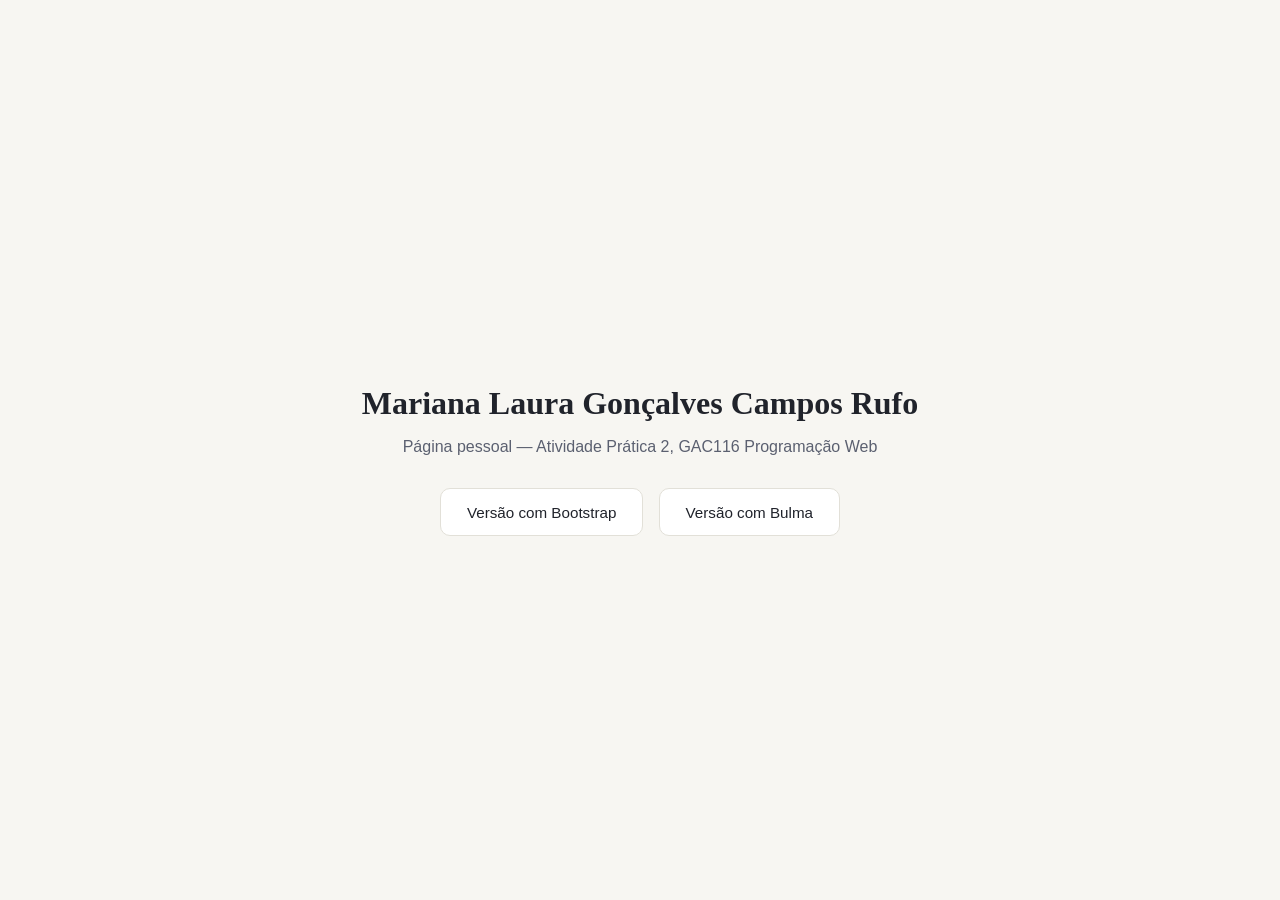
<file: index.html>
<!DOCTYPE html>
<html lang="pt-BR" data-theme="light">
<head>
  <meta charset="UTF-8">
  <meta name="viewport" content="width=device-width, initial-scale=1.0">
  <title>Mariana Rufo — Página Pessoal</title>
  <style>
    :root {
      --bg: #f7f6f2; --surface: #ffffff; --text: #20232b;
      --muted: #5b6070; --accent: #4c5c96; --border: #e2e0d8;
    }
    [data-theme="dark"] {
      --bg: #14161b; --surface: #1b1e24; --text: #ecece4;
      --muted: #a7abba; --accent: #8d97d6; --border: #2a2d35;
    }
    * { box-sizing: border-box; }
    body {
      margin: 0;
      min-height: 100vh;
      display: flex;
      align-items: center;
      justify-content: center;
      background: var(--bg);
      color: var(--text);
      font-family: -apple-system, BlinkMacSystemFont, "Segoe UI", sans-serif;
      padding: 2rem;
    }
    .card {
      max-width: 560px;
      text-align: center;
    }
    h1 {
      font-family: Georgia, serif;
      font-weight: 600;
      font-size: 2rem;
      margin-bottom: 0.5rem;
    }
    p.subtitle {
      color: var(--muted);
      margin-bottom: 2rem;
    }
    .links {
      display: flex;
      gap: 1rem;
      justify-content: center;
      flex-wrap: wrap;
    }
    .links a {
      display: block;
      padding: 0.9rem 1.6rem;
      border: 1px solid var(--border);
      border-radius: 10px;
      text-decoration: none;
      color: var(--text);
      background: var(--surface);
      font-size: 0.95rem;
      transition: border-color 0.2s ease;
    }
    .links a:hover {
      border-color: var(--accent);
      color: var(--accent);
    }
  </style>
</head>
<body>
  <div class="card">
    <h1>Mariana Laura Gonçalves Campos Rufo</h1>
    <p class="subtitle">Página pessoal — Atividade Prática 2, GAC116 Programação Web</p>
    <div class="links">
      <a href="bootstrap/index.html">Versão com Bootstrap</a>
      <a href="outro-framework/index.html">Versão com Bulma</a>
    </div>
  </div>
</body>
</html>
</file>
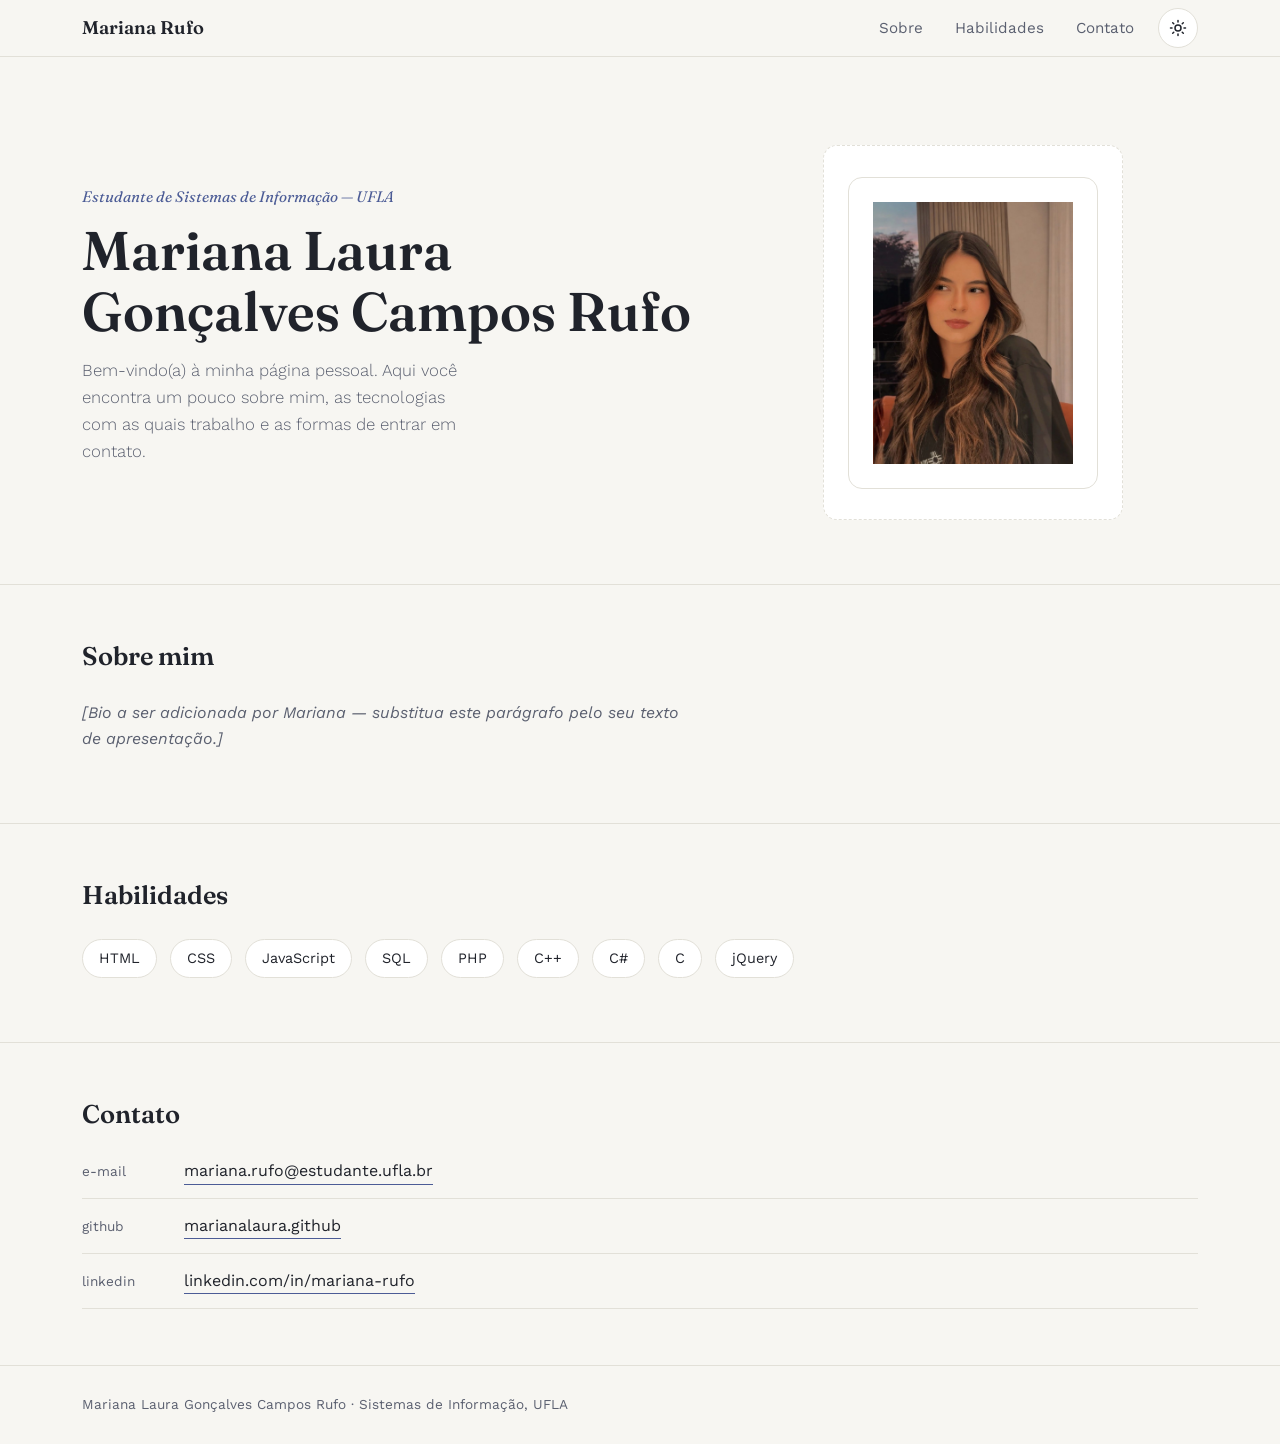
<file: bootstrap/index.html>
<!DOCTYPE html>
<html lang="pt-BR" data-theme="light">
<head>
  <meta charset="UTF-8">
  <meta name="viewport" content="width=device-width, initial-scale=1.0">
  <title>Mariana Rufo — Página Pessoal</title>
  <meta name="description" content="Página pessoal de Mariana Laura Gonçalves Campos Rufo, estudante de Sistemas de Informação na UFLA.">

  <!-- Bootstrap 5 -->
  <link href="https://cdn.jsdelivr.net/npm/bootstrap@5.3.3/dist/css/bootstrap.min.css" rel="stylesheet">

  <!-- Google Fonts -->
  <link rel="preconnect" href="https://fonts.googleapis.com">
  <link href="https://fonts.googleapis.com/css2?family=Fraunces:opsz,wght@9..144,300;9..144,600&family=Work+Sans:wght@400;500;600&display=swap" rel="stylesheet">

  <link rel="stylesheet" href="assets/css/style.css">
</head>
<body>

  <!-- Navbar -->
  <nav class="navbar navbar-expand-md site-nav sticky-top">
    <div class="container">
      <a class="navbar-brand" href="#topo">Mariana Rufo</a>
      <button class="navbar-toggler border-0" type="button" data-bs-toggle="collapse" data-bs-target="#navMenu">
        <span class="navbar-toggler-icon"></span>
      </button>
      <div class="collapse navbar-collapse justify-content-end" id="navMenu">
        <ul class="navbar-nav align-items-md-center gap-md-3">
          <li class="nav-item"><a class="nav-link" href="#sobre">Sobre</a></li>
          <li class="nav-item"><a class="nav-link" href="#habilidades">Habilidades</a></li>
          <li class="nav-item"><a class="nav-link" href="#contato">Contato</a></li>
          <li class="nav-item mt-2 mt-md-0">
            <button id="theme-toggle" class="theme-toggle" aria-label="Alternar tema claro/escuro">
              <svg class="icon-sun" viewBox="0 0 24 24" fill="none" stroke-width="2" stroke-linecap="round" stroke-linejoin="round"><circle cx="12" cy="12" r="4"></circle><path d="M12 2v2M12 20v2M4.93 4.93l1.41 1.41M17.66 17.66l1.41 1.41M2 12h2M20 12h2M4.93 19.07l1.41-1.41M17.66 6.34l1.41-1.41"></path></svg>
              <svg class="icon-moon" viewBox="0 0 24 24" fill="none" stroke-width="2" stroke-linecap="round" stroke-linejoin="round"><path d="M21 12.79A9 9 0 1 1 11.21 3 7 7 0 0 0 21 12.79z"></path></svg>
            </button>
          </li>
        </ul>
      </div>
    </div>
  </nav>

  <!-- Hero -->
  <header id="topo" class="hero">
    <div class="container">
      <div class="row align-items-center gy-5">
        <div class="col-md-7">
          <p class="eyebrow font-display fst-italic">Estudante de Sistemas de Informação — UFLA</p>
          <h1 class="font-display">Mariana Laura<br>Gonçalves Campos Rufo</h1>
          <p class="lead">
            Bem-vindo(a) à minha página pessoal. Aqui você encontra um pouco sobre mim,
            as tecnologias com as quais trabalho e as formas de entrar em contato.
          </p>
        </div>
        <div class="col-md-5">
          <div class="photo-frame">
            <img src="assets/img/foto.jpg" alt="Foto de Mariana Rufo" class="photo-frame" style="object-fit:cover; border-style:solid;">
          </div>
        </div>
      </div>
    </div>
  </header>

  <!-- Sobre -->
  <section id="sobre">
    <div class="container">
      <h2 class="section-title font-display">Sobre mim</h2>
      <p class="about-text">
        [Bio a ser adicionada por Mariana — substitua este parágrafo pelo seu texto de apresentação.]
      </p>
    </div>
  </section>

  <!-- Habilidades -->
  <section id="habilidades">
    <div class="container">
      <h2 class="section-title font-display">Habilidades</h2>
      <div>
        <span class="skill-pill">HTML</span>
        <span class="skill-pill">CSS</span>
        <span class="skill-pill">JavaScript</span>
        <span class="skill-pill">SQL</span>
        <span class="skill-pill">PHP</span>
        <span class="skill-pill">C++</span>
        <span class="skill-pill">C#</span>
        <span class="skill-pill">C</span>
        <span class="skill-pill">jQuery</span>
      </div>
    </div>
  </section>

  <!-- Contato -->
  <section id="contato">
    <div class="container">
      <h2 class="section-title font-display">Contato</h2>
      <ul class="contact-list">
        <li>
          <span class="label">e-mail</span>
          <a href="mailto:mariana.rufo@estudante.ufla.br">mariana.rufo@estudante.ufla.br</a>
        </li>
        <li>
          <span class="label">github</span>
          <a href="https://github.com/marianalaura" target="_blank" rel="noopener">marianalaura.github</a>
        </li>
        <li>
          <span class="label">linkedin</span>
          <a href="https://www.linkedin.com/in/mariana-rufo" target="_blank" rel="noopener">linkedin.com/in/mariana-rufo</a>
        </li>
      </ul>
    </div>
  </section>

  <footer>
    <div class="container">
      Mariana Laura Gonçalves Campos Rufo · Sistemas de Informação, UFLA
    </div>
  </footer>

  <script src="https://cdn.jsdelivr.net/npm/bootstrap@5.3.3/dist/js/bootstrap.bundle.min.js"></script>
  <script src="assets/js/script.js"></script>
</body>
</html>
</file>
<file: bootstrap/assets/css/style.css>
/* =========================================================
   Mariana Rufo — Página Pessoal (versão Bootstrap)
   Paleta e tipografia customizadas por cima do Bootstrap 5
   ========================================================= */

:root {
  --bg: #f7f6f2;
  --surface: #ffffff;
  --text: #20232b;
  --muted: #5b6070;
  --accent: #4c5c96;
  --accent-soft: #e4e7f3;
  --border: #e2e0d8;
  --shadow: 0 1px 2px rgba(32, 35, 43, 0.05);
}

[data-theme="dark"] {
  --bg: #14161b;
  --surface: #1b1e24;
  --text: #ecece4;
  --muted: #a7abba;
  --accent: #8d97d6;
  --accent-soft: #262a38;
  --border: #2a2d35;
  --shadow: 0 1px 2px rgba(0, 0, 0, 0.35);
}

* {
  box-sizing: border-box;
}

html {
  scroll-behavior: smooth;
}

body {
  background: var(--bg);
  color: var(--text);
  font-family: "Work Sans", -apple-system, BlinkMacSystemFont, sans-serif;
  transition: background-color 0.25s ease, color 0.25s ease;
  line-height: 1.6;
}

.font-display {
  font-family: "Fraunces", Georgia, serif;
}

/* ---------- Navbar ---------- */
.site-nav {
  background: var(--bg);
  border-bottom: 1px solid var(--border);
}

.site-nav .navbar-brand {
  font-family: "Fraunces", Georgia, serif;
  font-weight: 600;
  color: var(--text) !important;
  font-size: 1.15rem;
}

.site-nav .nav-link {
  color: var(--muted) !important;
  font-size: 0.95rem;
}

.site-nav .nav-link:hover {
  color: var(--accent) !important;
}

.theme-toggle {
  border: 1px solid var(--border);
  background: var(--surface);
  color: var(--text);
  border-radius: 999px;
  width: 40px;
  height: 40px;
  display: inline-flex;
  align-items: center;
  justify-content: center;
  cursor: pointer;
  transition: border-color 0.2s ease;
}

.theme-toggle:hover {
  border-color: var(--accent);
}

.theme-toggle svg {
  width: 18px;
  height: 18px;
  stroke: var(--text);
}

.theme-toggle .icon-moon { display: none; }
[data-theme="dark"] .theme-toggle .icon-sun { display: none; }
[data-theme="dark"] .theme-toggle .icon-moon { display: inline-block; }

/* ---------- Hero ---------- */
.hero {
  padding: 5.5rem 0 4rem;
}

.hero .eyebrow {
  color: var(--accent);
  font-size: 0.95rem;
  margin-bottom: 0.75rem;
}

.hero h1 {
  font-size: clamp(2.2rem, 5vw, 3.4rem);
  font-weight: 600;
  line-height: 1.12;
  margin-bottom: 0.9rem;
}

.hero p.lead {
  color: var(--muted);
  max-width: 40ch;
  font-size: 1.05rem;
}

.photo-frame {
  width: 100%;
  max-width: 300px;
  aspect-ratio: 4 / 5;
  border: 1.5px dashed var(--border);
  border-radius: 14px;
  background: var(--surface);
  display: flex;
  align-items: center;
  justify-content: center;
  text-align: center;
  color: var(--muted);
  font-size: 0.9rem;
  padding: 1.5rem;
  margin-left: auto;
  margin-right: auto;
}

/* Substitua este bloco por:
   <img src="assets/img/foto.jpg" alt="Foto de Mariana Rufo" class="photo-frame" style="object-fit:cover; border-style:solid;">
*/

/* ---------- Sections ---------- */
section {
  padding: 3.5rem 0;
  border-top: 1px solid var(--border);
}

.section-title {
  font-size: 1.6rem;
  font-weight: 600;
  margin-bottom: 1.75rem;
}

.about-text {
  max-width: 62ch;
  color: var(--muted);
  font-style: italic;
}

.skill-pill {
  display: inline-block;
  padding: 0.45rem 1rem;
  margin: 0 0.5rem 0.5rem 0;
  border: 1px solid var(--border);
  border-radius: 999px;
  background: var(--surface);
  color: var(--text);
  font-size: 0.9rem;
}

.contact-list {
  list-style: none;
  padding: 0;
  margin: 0;
  display: grid;
  gap: 0.85rem;
}

.contact-list li {
  display: flex;
  gap: 0.75rem;
  align-items: baseline;
  border-bottom: 1px solid var(--border);
  padding-bottom: 0.85rem;
}

.contact-list .label {
  color: var(--muted);
  min-width: 90px;
  font-size: 0.85rem;
  text-transform: lowercase;
}

.contact-list a {
  color: var(--text);
  text-decoration: none;
  border-bottom: 1px solid var(--accent);
}

.contact-list a:hover {
  color: var(--accent);
}

footer {
  border-top: 1px solid var(--border);
  padding: 1.75rem 0;
  color: var(--muted);
  font-size: 0.85rem;
}
</file>
